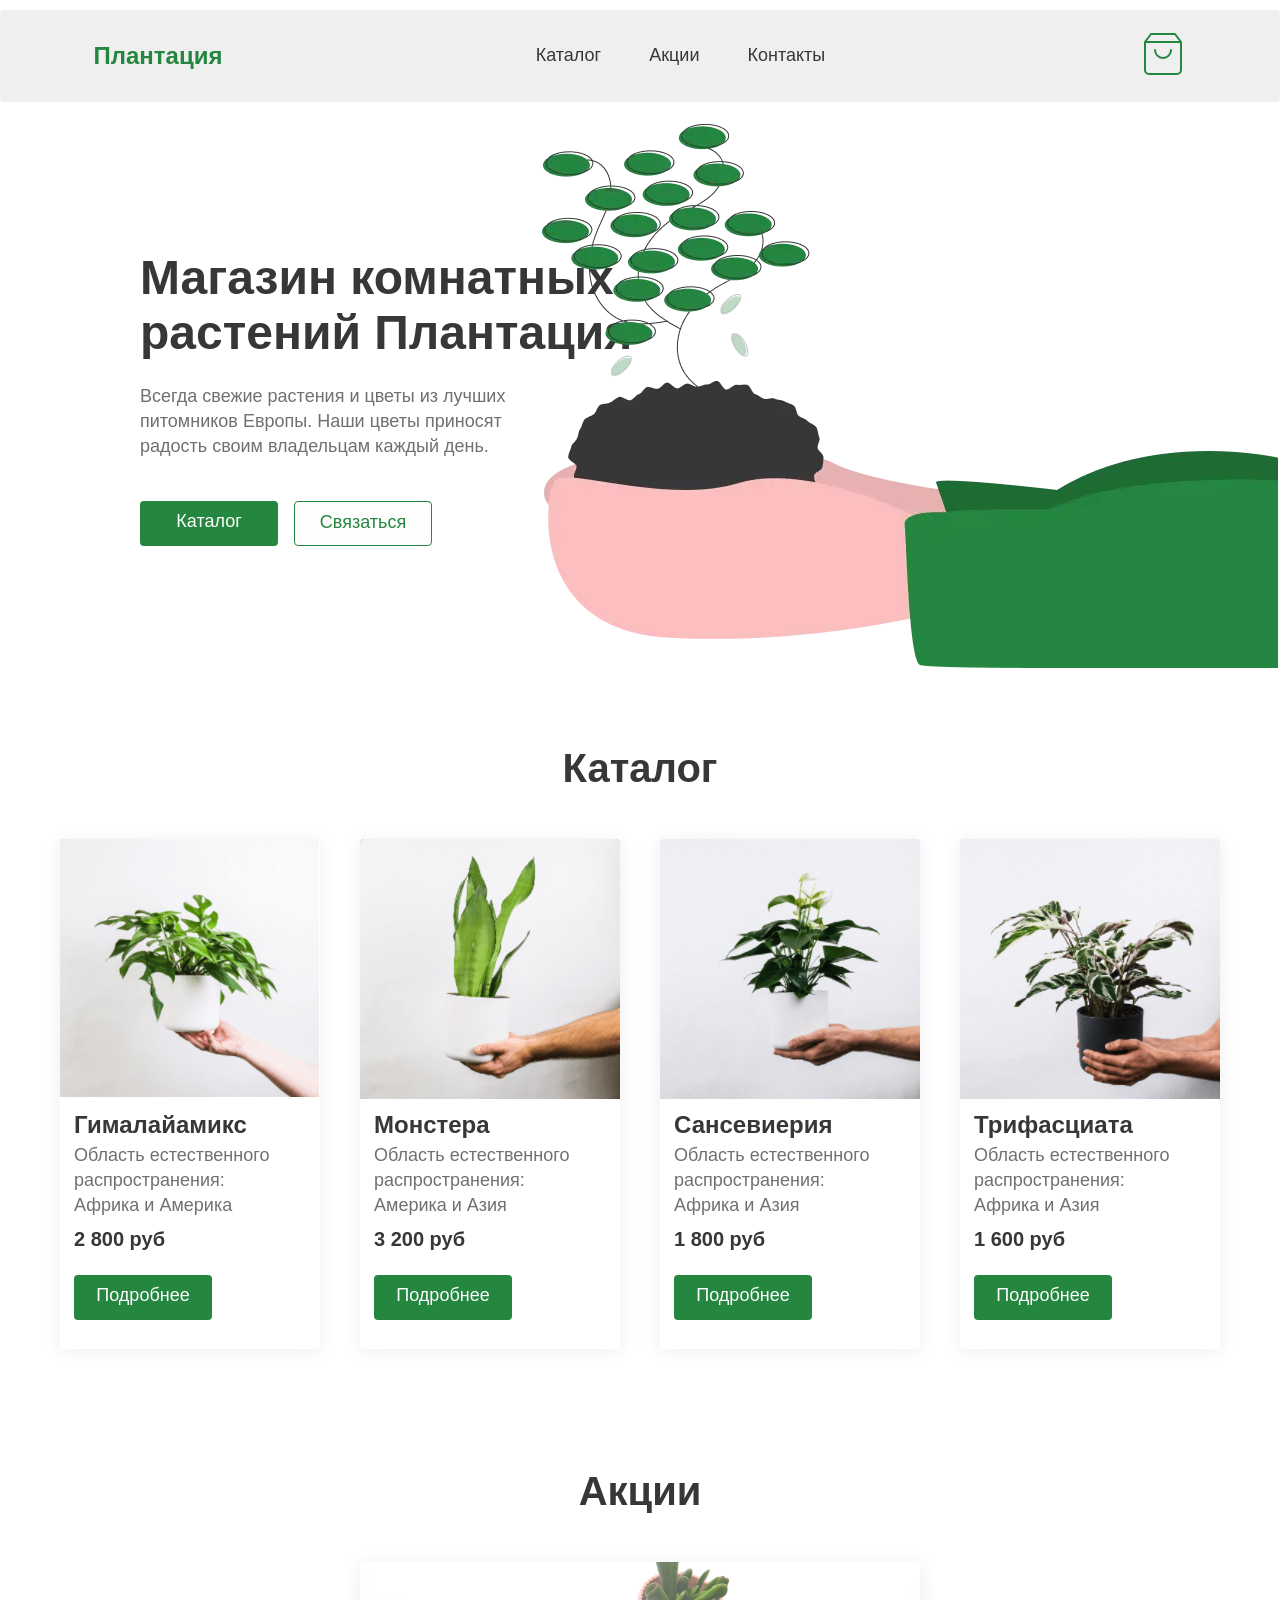
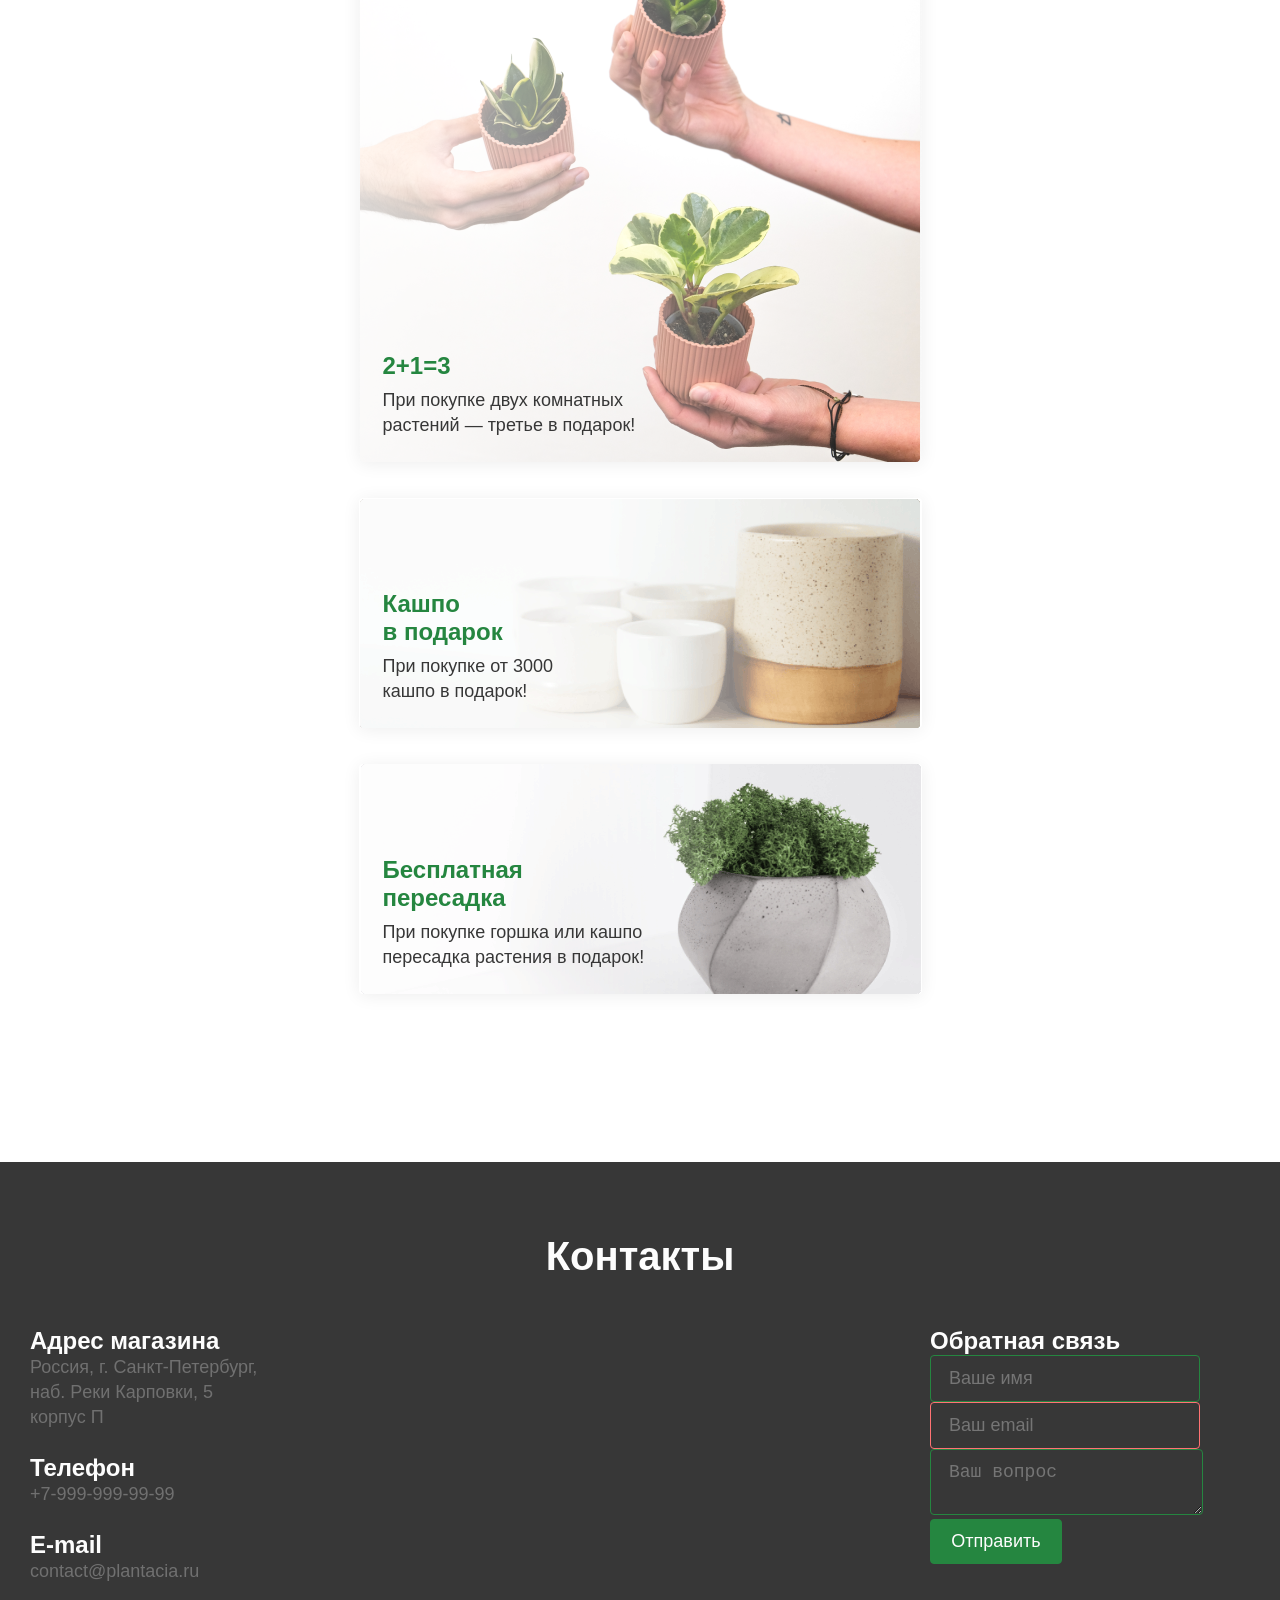
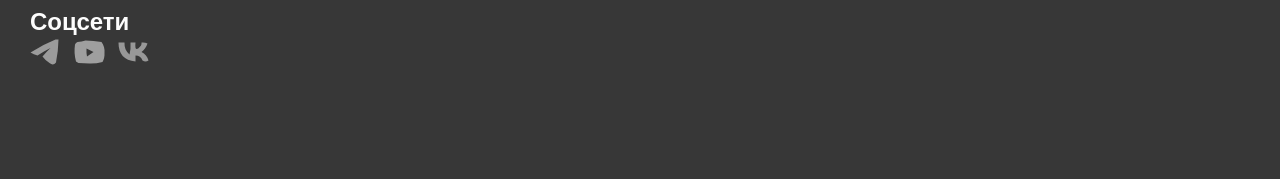
<file: index.html>
<!-- Plantation HTMLacademy -->
<!-- https://pixso.net/app/editor/gW1IfegRasN6_acm0dApsg  -->
<!-- Это папка с заготовкой многостраничного сайта - моё расширение изначальной вёрстки лендинга. -->

<!DOCTYPE html>
<html lang="ru">

<head>
    <meta charset="UTF-8">
    <meta name="viewport" content="width=device-width, initial-scale=1.0">
    <title>Плантация HTMLacademy</title>
    <link rel="stylesheet" href="style.css">
</head>

<body>

    <!-- Header -->
    <header>
        <div class="container">
            <div class="header">

                <div class="header__logo">
                    <h4>Плантация</h4>
                </div>
    
                <nav class="header__nav">
                    <a class="header__link" href="catalog">Каталог</a>
                    <a class="header__link" href="actions">Акции</a>
                    <a class="header__link" href="#contacts">Контакты</a>
                </nav>
                
                <div class="header__bag">
                    <a class="header__bag-link" href="#"><img src="images/bag.svg" alt="Корзина"></a>
                </div>
            
            </div>

        </div>
        
    </header>

    <main class="container">

        <!-- Cover  -->
        <section class="cover">
            <div class="cover__content">
                <h1 class="cover__head">Магазин комнатных <span class="break__text">растений Плантация</span></h1>
                <p class="cover__text">Всегда свежие растения и цветы из лучших питомников Европы. Наши цветы приносят
                    радость своим владельцам каждый день.</p>
                <div class="cover__buttons">
                    <a class="cover__primary" href="catalog">Каталог</a>
                    <a class="cover__secondary" href="#contacts">Связаться</a>
                </div>
            </div>

            <div class="cover__photo">
                <picture>
                    <source media="(max-width: 380px)" srcset="images/illustration-380.jpg">
                    <source media="(max-width: 540px)" srcset="images/illustration-380.jpg">
                    <source media="(max-width: 768px)" srcset="images/illustration-380.jpg">
                    <source media="(max-width: 912px)" srcset="images/illustration-912.jpg">
                    <source media="(max-width: 1024px)" srcset="images/illustration-1024.jpg">
                    <img src="images/illustration.webp" alt="Plantation Cover">
                </picture>
            </div>
        </section>

        <!-- Catalog -->
        <section class="catalog">
            <h2 class="catalog__head">Каталог</h2>

            <div class="catalog__cards">
                <div class="catalog__card">
                    <img class="catalog__image" src="images/card 1.png" alt="Гималайамикс">
                    <div class="catalog__content">
                        <h4 class="catalog__caption">Гималайамикс</h4>
                        <p class="catalog__text">Область естественного распространения:<span class="break__text"></span> Африка и Америка</p>
                        <h5 class="catalog__price">2 800 руб</h5>
                        <a class="catalog__link" href="catalog/gimalayamix.html">Подробнее</a>
                    </div>
                </div>

                <div class="catalog__card">
                    <img class="catalog__image" src="images/card 2.png" alt="Монстера">
                    <div class="catalog__content">
                        <h4 class="catalog__caption">Монстера</h4>
                        <p class="catalog__text">Область естественного распространения:<span class="break__text"></span> Америка и Азия</p>
                        <h5 class="catalog__price">3 200 руб</h5>
                        <a class="catalog__link" href="catalog/monstera.html">Подробнее</a>
                    </div>
                </div>

                <div class="catalog__card">
                    <img class="catalog__image" src="images/card 3.png" alt="Сансевиерия">
                    <div class="catalog__content">
                        <h4 class="catalog__caption">Сансевиерия</h4>
                        <p class="catalog__text">Область естественного распространения:<span class="break__text"></span> Африка и Азия</p>
                        <h5 class="catalog__price">1 800 руб</h5>
                        <a class="catalog__link" href="catalog/sansevieria.html">Подробнее</a>
                    </div>
                </div>

                <div class="catalog__card">
                    <img class="catalog__image" src="images/card 4.png" alt="Трифасциата">
                    <div class="catalog__content">
                        <h4 class="catalog__caption">Трифасциата</h4>
                        <p class="catalog__text">Область естественного распространения:<span class="break__text"></span> Африка и Азия</p>
                        <h5 class="catalog__price">1 600 руб</h5>
                        <a class="catalog__link" href="catalog/trifasciata.html">Подробнее</a>
                    </div>
                </div>
            </div>
        </section>

        <!-- Actions -->
        <section class="actions">
            <h2 class="actions__head">Акции</h2>

            <div class="actions__cards">
                <div class="action__card" id="action1">
                    <a href="actions/gift.html">
                        <div class="action__content">
                            <h4 class="action__caption">2+1=3</h4>
                            <p class="action__text">При покупке двух комнатных <span class="break__text">растений — третье в подарок!</span></p>
                        </div>
                    </a>
                </div>

                <div class="action__card" id="action2">
                    <a href="actions/cachepot.html">
                        <div class="action__content">
                            <h4 class="action__caption">Кашпо <span class="break__text">в подарок</span></h4>
                            <p class="action__text">При покупке от 3000 <span class="break__text"></span>кашпо в подарок!</p>
                        </div>
                    </a>
                </div>

                <div class="action__card" id="action3">
                    <a href="actions/transplant.html">
                        <div class="action__content">
                            <h4 class="action__caption">Бесплатная <span class="break__text">пересадка</span></h4>
                            <p class="action__text">При покупке горшка или кашпо <span class="break__text">пересадка растения в подарок!</span></p>
                        </div>
                    </a>
                </div>
            </div>
        </section>

    </main>

    <footer>
        <!-- Contacts & Feedback -->
        <div class="container footer">
            <h2 class="footer__head"><a id="contacts"></a>Контакты</h2>

            <div class="footer__columns">
                <div class="footer__contacts">
                    <div class="footer__address">
                        <h4>Адрес магазина</h4>
                        <p>Россия, г. Санкт-Петербург,<br> наб. Pеки Карповки, 5 корпус П</p>
                    </div>
                    <div class="footer__phone">
                        <h4>Телефон</h4>
                        <p>+7-999-999-99-99</p>
                    </div>
                    <div class="footer__email">
                        <h4>E-mail</h4>
                        <p>contact@plantacia.ru</p>
                    </div>
                    <div class="footer__social">
                        <h4>Соцсети</h4>
                        <div class="footer__social_icons">
                            <a href="#"><img src="images/telegram.svg" alt="telegram" target="_blank"></a>
                            <a href="https://youtube.com"><img src="images/youtube.svg" alt="youtube"
                                    target="_blank"></a>
                            <a href="https://vk.com/mikastan"><img src="images/vk.svg" alt="vk" target="_blank"></a>
                        </div>
                    </div>
                </div>

                <div class="footer__map">
                    <iframe
                        src="https://www.google.com/maps/embed?pb=!1m16!1m12!1m3!1d3993.621817401018!2d30.317862969157705!3d59.96846004930196!2m3!1f0!2f0!3f0!3m2!1i1024!2i768!4f13.1!2m1!1z0KDQvtGB0YHQuNGPLCDQsy4g0KHQsNC90LrRgi3Qn9C10YLQtdGA0LHRg9GA0LMsINC90LDQsS4gUNC10LrQuCDQmtCw0YDQv9C-0LLQutC4LCA1INC60L7RgNC_0YPRgSDQnw!5e0!3m2!1sru!2sru!4v1737200882726!5m2!1sru!2sru"
                        width="460" height="352" style="border:0;" allowfullscreen="" loading="lazy"
                        referrerpolicy="no-referrer-when-downgrade">
                    </iframe>
                    <img src="images/map.png" alt="Карта" id="map">
                    <!-- В случае если Google карта не загрузится, показать взамен картинку - но пока я это не доработал! -->
                </div>

                <div class="footer__feedback">
                    <h4 class="footer__feedback-head">Обратная связь</h4>
                    <form class="footer__feedback-form" action="/feedback" method="get">
                        <input placeholder="Ваше имя" name="name">
                        <input type="email" placeholder="Ваш email" name="email" required>
                        <textarea name="question" placeholder="Ваш вопрос"></textarea>
                        <input type="submit" value="Отправить">
                    </form>
                </div>
            </div>
        </div>
    </footer>

    <!-- Мобильное меню, на экранах 540 и меньше -->
    <div class="container">
        <div class="footer__mobile">
            <div class="footer__mobile_item">
                <p><a class="footer__link-mobile" href="catalog/"><img src="/images/catalog-mobile.svg" alt="Каталог"><br>Каталог</a></p>
            </div>
            <div class="footer__mobile_item">
                <p><a class="footer__link-mobile" href="actions/"><img src="/images/actions-mobile.svg" alt=""><br>Акции</a></p>
            </div>
            <div class="footer__mobile_item">
                <p><a class="footer__link-mobile" href="#contacts"><img src="/images/contacts-mobile.svg" alt=""><br>Контакты</a></p>
            </div>
        </div>

    </div>

    <!-- Кнопка Вверх, внизу страницы  -->
    <a href="#top">
        <div class="scroll-to-top">
            <img src="images/eco-energy.svg" alt="К началу страницы" title="К началу страницы">
        </div>
    </a>
    <script src="/button-to-top.js"></script>

</body>

</html>
</file>
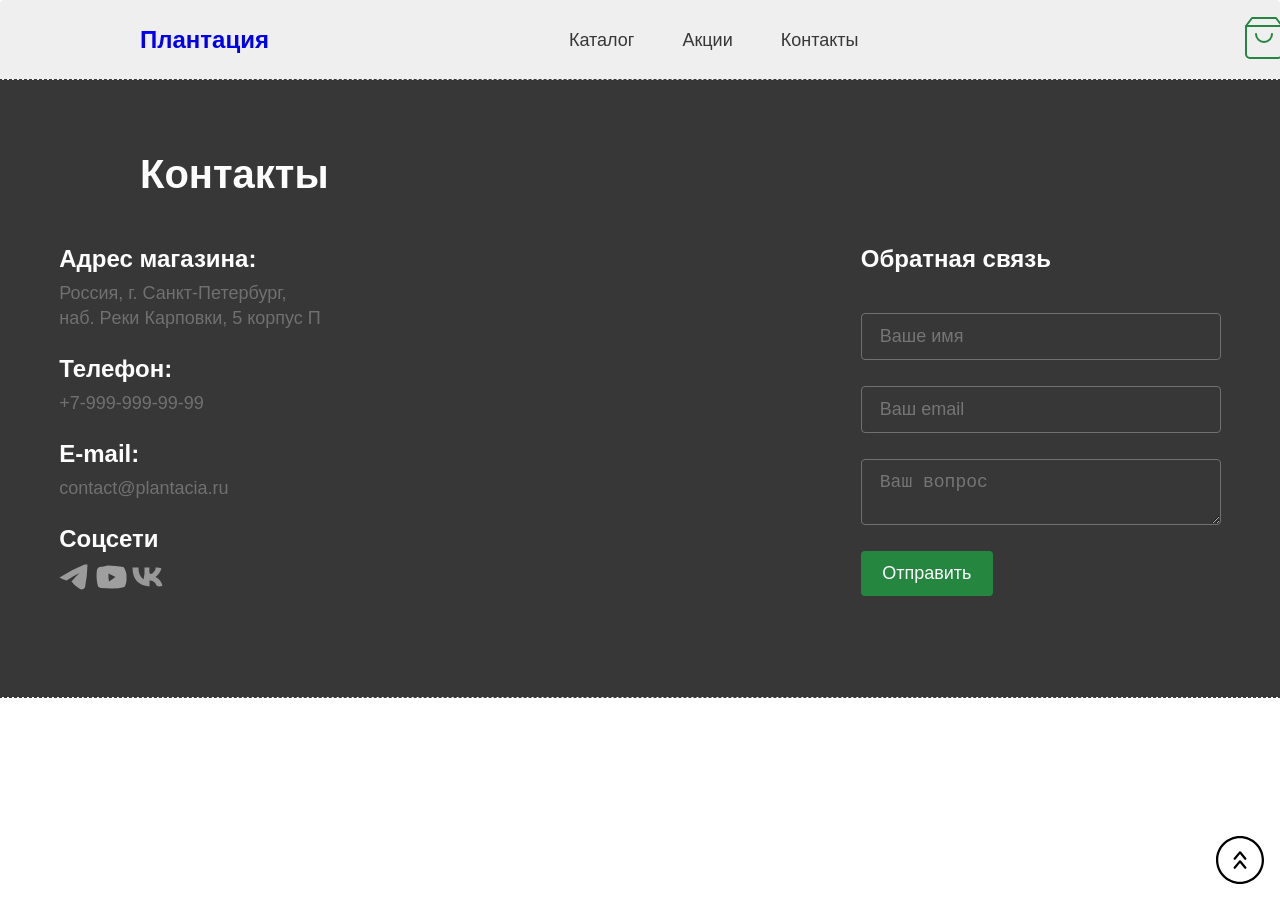
<file: actions/gift.html>
<!DOCTYPE html>
<html lang="ru">
<head>
    <meta charset="UTF-8">
    <meta name="viewport" content="width=device-width, initial-scale=1.0">
    <title>Акция 2 + 1 = 3 HTMLacademy</title>
    <link rel="stylesheet" href="/catalog/catalog-style.css">
</head>

<body>

    <header>
        <div class="container header">
            <div class="header__logo">
                <h4><a href="/">Плантация</a></h4>
            </div>
            <ul class="header__nav">
                <li><a class="header__link" href="/catalog">Каталог</a></li>
                <li><a class="header__link" href="/actions">Акции</a></li>
                <li><a class="header__link" href="#contacts">Контакты</a></li>
            </ul>
            <div class="header__bag">
                <a href="#"><img src="/images/bag.svg" alt=""></a>
                </div>
        </div>
    </header>

<main class="container">

</main>

<footer>
<!-- Contacts & Feedback -->
 <div class="container footer">
        <h2><a id="contacts"></a>Контакты</h2>

    <div class="footer__columns">
        <div class="footer__contacts">
            <div class="footer__address">
                <h4>Адрес магазина:</h4>
                <p>Россия, г. Санкт-Петербург,<br> наб. Pеки Карповки, 5 корпус П</p>
            </div>
            <div class="footer__phone">
                <h4>Телефон:</h4>
                <p>+7-999-999-99-99</p>
            </div>
            <div class="footer__email">
                <h4>E-mail:</h4>
                <p>contact@plantacia.ru</p>
            </div>
            <div class="footer__icons">
                <h4>Соцсети</h4>
                <a href="#"><img src="/images/telegram.svg" alt="telegram" target="_blank"></a>
                <a href="https://youtube.com"><img src="/images/youtube.svg" alt="youtube" target="_blank"></a>
                <a href="https://vk.com/mikastan"><img src="/images/vk.svg" alt="vk" target="_blank"></a>
            </div>
        </div>
    
        <div class="footer__map">
        <iframe src="https://www.google.com/maps/embed?pb=!1m16!1m12!1m3!1d3993.621817401018!2d30.317862969157705!3d59.96846004930196!2m3!1f0!2f0!3f0!3m2!1i1024!2i768!4f13.1!2m1!1z0KDQvtGB0YHQuNGPLCDQsy4g0KHQsNC90LrRgi3Qn9C10YLQtdGA0LHRg9GA0LMsINC90LDQsS4gUNC10LrQuCDQmtCw0YDQv9C-0LLQutC4LCA1INC60L7RgNC_0YPRgSDQnw!5e0!3m2!1sru!2sru!4v1737200882726!5m2!1sru!2sru" width="460" height="352" style="border:0;" allowfullscreen="" loading="lazy" referrerpolicy="no-referrer-when-downgrade"></iframe>
        <!-- <img src="images/map.png" alt="Карта"> -->
        </div>
    
        <div class="footer__feedback">
            <h4>Обратная связь</h4>
            <form action="/feedback" method="get">
                <input placeholder="Ваше имя" name="name">
                <input type="email" placeholder="Ваш email" name="email" required>
                <textarea name="question" placeholder="Ваш вопрос"></textarea>
                <input type="submit" value="Отправить">
            </form>
        </div>
    </div>
</div>
</footer>

<!-- Кнопка Вверх, внизу страницы  -->
<a href="#top">
    <div class="scroll-to-top">
        <svg xmlns="http://www.w3.org/2000/svg" xml:space="preserve" viewBox="0 0 64 80">
        <path d="M32 64C14.355 64 0 49.645 0 32S14.355 0 32 0s32 14.355 32 32-14.355 32-32 32zm0-61C16.009 3 3 16.009 3 32c0 15.99 13.009 29 29 29 15.99 0 29-13.01 29-29C61 16.009 47.99 3 32 3z"/><path d="m23.728 29.31 7.065-8.474c.07-.094.148-.184.242-.263.244-.203.532-.314.826-.341.046-.004.093 0 .139 0s.093-.004.139 0a1.465 1.465 0 0 1 1.066.6l7.067 8.478c.53.637.444 1.582-.191 2.113a1.502 1.502 0 0 1-2.112-.191L32 24.072l-5.968 7.157a1.498 1.498 0 1 1-2.304-1.919zM23.728 41.31l7.065-8.474c.07-.094.148-.184.242-.263.244-.203.532-.314.826-.341.046-.004.093 0 .139 0s.093-.004.139 0a1.465 1.465 0 0 1 1.066.6l7.067 8.478c.53.637.444 1.582-.191 2.113a1.502 1.502 0 0 1-2.112-.191L32 36.072l-5.968 7.157a1.498 1.498 0 1 1-2.304-1.919z"/>
        </svg>
</div>
</a>
<script src="/button-to-top.js"></script>

</body>
</html>
</file>
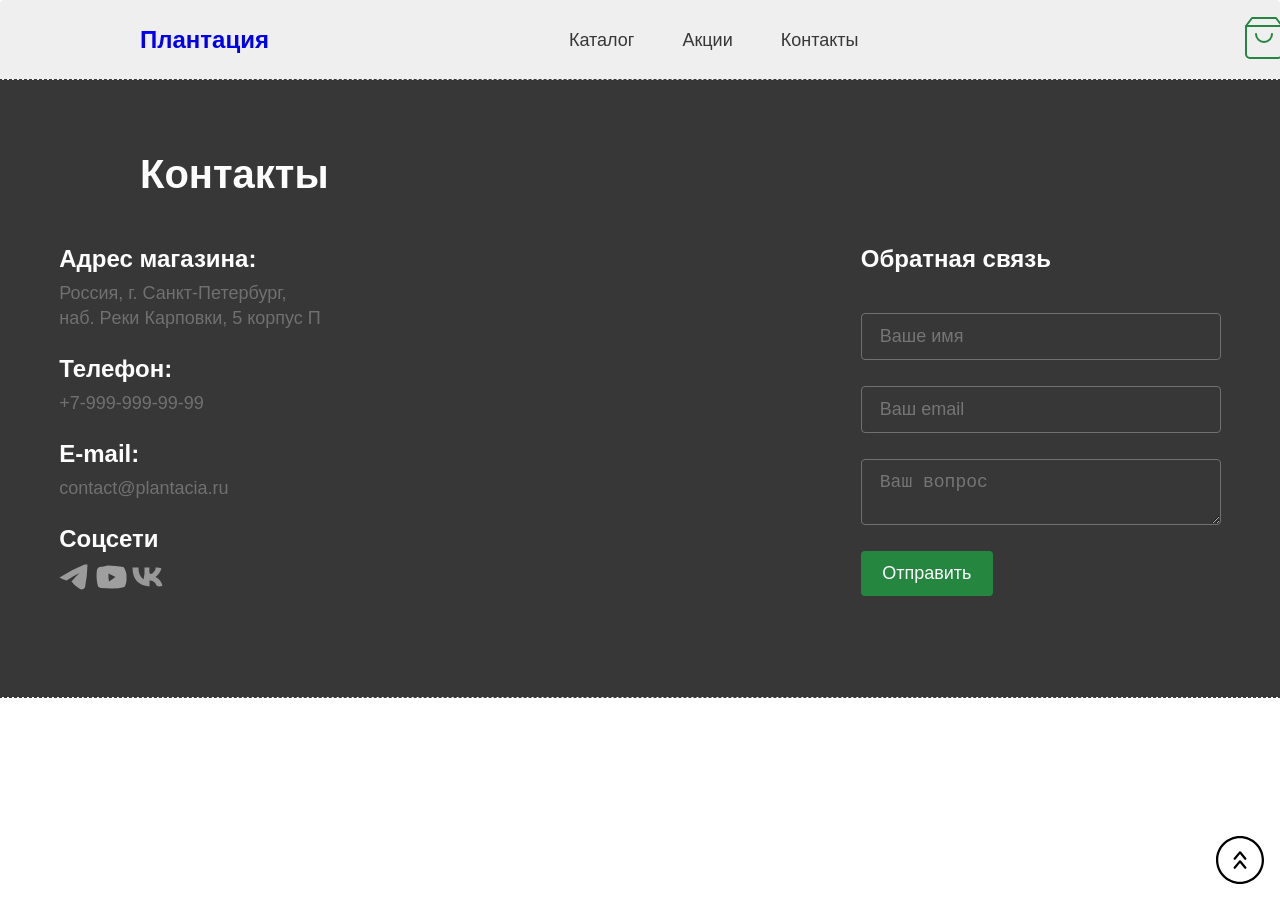
<file: catalog/gimalayamix.html>
<!DOCTYPE html>
<html lang="ru">
<head>
    <meta charset="UTF-8">
    <meta name="viewport" content="width=device-width, initial-scale=1.0">
    <title>Гималайамикс HTMLacademy</title>
    <link rel="stylesheet" href="/catalog/catalog-style.css">
</head>

<body>

    <header>
        <div class="container header">
            <div class="header__logo">
                <h4><a href="/">Плантация</a></h4>
            </div>
            <ul class="header__nav">
                <li><a class="header__link" href="/catalog">Каталог</a></li>
                <li><a class="header__link" href="/actions">Акции</a></li>
                <li><a class="header__link" href="#contacts">Контакты</a></li>
            </ul>
            <div class="header__bag">
                <a href="#"><img src="/images/bag.svg" alt=""></a>
                </div>
        </div>
    </header>

<main class="container">

</main>

<footer>
<!-- Contacts & Feedback -->
 <div class="container footer">
        <h2><a id="contacts"></a>Контакты</h2>

    <div class="footer__columns">
        <div class="footer__contacts">
            <div class="footer__address">
                <h4>Адрес магазина:</h4>
                <p>Россия, г. Санкт-Петербург,<br> наб. Pеки Карповки, 5 корпус П</p>
            </div>
            <div class="footer__phone">
                <h4>Телефон:</h4>
                <p>+7-999-999-99-99</p>
            </div>
            <div class="footer__email">
                <h4>E-mail:</h4>
                <p>contact@plantacia.ru</p>
            </div>
            <div class="footer__icons">
                <h4>Соцсети</h4>
                <a href="#"><img src="/images/telegram.svg" alt="telegram" target="_blank"></a>
                <a href="https://youtube.com"><img src="/images/youtube.svg" alt="youtube" target="_blank"></a>
                <a href="https://vk.com/mikastan"><img src="/images/vk.svg" alt="vk" target="_blank"></a>
            </div>
        </div>
    
        <div class="footer__map">
        <iframe src="https://www.google.com/maps/embed?pb=!1m16!1m12!1m3!1d3993.621817401018!2d30.317862969157705!3d59.96846004930196!2m3!1f0!2f0!3f0!3m2!1i1024!2i768!4f13.1!2m1!1z0KDQvtGB0YHQuNGPLCDQsy4g0KHQsNC90LrRgi3Qn9C10YLQtdGA0LHRg9GA0LMsINC90LDQsS4gUNC10LrQuCDQmtCw0YDQv9C-0LLQutC4LCA1INC60L7RgNC_0YPRgSDQnw!5e0!3m2!1sru!2sru!4v1737200882726!5m2!1sru!2sru" width="460" height="352" style="border:0;" allowfullscreen="" loading="lazy" referrerpolicy="no-referrer-when-downgrade"></iframe>
        <!-- <img src="images/map.png" alt="Карта"> -->
        </div>
    
        <div class="footer__feedback">
            <h4>Обратная связь</h4>
            <form action="/feedback" method="get">
                <input placeholder="Ваше имя" name="name">
                <input type="email" placeholder="Ваш email" name="email" required>
                <textarea name="question" placeholder="Ваш вопрос"></textarea>
                <input type="submit" value="Отправить">
            </form>
        </div>
    </div>
</div>
</footer>

<!-- Кнопка Вверх, внизу страницы  -->
<a href="#top">
    <div class="scroll-to-top">
        <svg xmlns="http://www.w3.org/2000/svg" xml:space="preserve" viewBox="0 0 64 80">
        <path d="M32 64C14.355 64 0 49.645 0 32S14.355 0 32 0s32 14.355 32 32-14.355 32-32 32zm0-61C16.009 3 3 16.009 3 32c0 15.99 13.009 29 29 29 15.99 0 29-13.01 29-29C61 16.009 47.99 3 32 3z"/><path d="m23.728 29.31 7.065-8.474c.07-.094.148-.184.242-.263.244-.203.532-.314.826-.341.046-.004.093 0 .139 0s.093-.004.139 0a1.465 1.465 0 0 1 1.066.6l7.067 8.478c.53.637.444 1.582-.191 2.113a1.502 1.502 0 0 1-2.112-.191L32 24.072l-5.968 7.157a1.498 1.498 0 1 1-2.304-1.919zM23.728 41.31l7.065-8.474c.07-.094.148-.184.242-.263.244-.203.532-.314.826-.341.046-.004.093 0 .139 0s.093-.004.139 0a1.465 1.465 0 0 1 1.066.6l7.067 8.478c.53.637.444 1.582-.191 2.113a1.502 1.502 0 0 1-2.112-.191L32 36.072l-5.968 7.157a1.498 1.498 0 1 1-2.304-1.919z"/>
        </svg>
</div>
</a>
<script src="/button-to-top.js"></script>

</body>
</html>
</file>
<file: style.css>
/* Theme Name: Stretch Test
Theme URI: https://vk.com/mikastan
Author: MikaStan
Author URI: https://vk.com/mikastan 
Description: Mу theme.
Requires at least: 6.7
Tested up to: 6.8
Requires PHP: 7.2
Version: 0.1 */

/* Plantation HTMLacademy */
/* https://pixso.net/app/editor/gW1IfegRasN6_acm0dApsg */

/* General */
:root {
    box-sizing: border-box;

    --gray-10:  #fdfdfd;
    --gray-15:  #efefef;
    --gray-20:  #a8a8a8;
    --gray-30:  #707070;
    --gray-40:  #373737;
    --green-10: #519E66;
    --green-20: #258640;
    --green-30: #1e6b33;
    --red-10:   #FF7373;
  }
  
    *, *::before, *::after {
      box-sizing: inherit;
  }

  body {
    margin: 0;
    font-family: 'Ubuntu', sans-serif;
  }
  
  a {
    text-decoration: none;
    display: block;
  }

  /* Container */
.container {
  max-width: 1440px;
  width: 100%; 
  margin-inline: auto; 
}

/* Text */
h1 {
  font-size: 48px;
}
h2 {
  font-size: 40px;
}
h3 {
  font-size: 32px;
  /* H3 use for mobile only! */
}
h4 {
  font-size: 24px;
}
h5 {
  font-size: 20px;
}
h1, h2, h4, h5 {
  font-weight: 700;
  color: var(--gray-40);
}
p {
  font-size: 18px;
  line-height: 25px;
  color: var(--gray-30);
}
.action__caption {
  color: var(--green-20);
}
.action__text {
  color: var(--gray-40);
}
.break__text {
  display: block;  /* перенос текста на новую строку, с помощью span с данным классом */
}

/* Margin of desktop sections */
.header {
  margin-top: 10px;
}
.footer {
  margin-bottom: 10px;
}

/* Header */
.header,
.footer__mobile {
  display: flex;
  justify-content: space-between;
  align-items: center;
  padding: 0 7.3%;  /* 140px; */
  border-radius: 4px;
  background: var(--gray-15);
    /* Для шапки предлагался фон Gray-10, у фона main такой же цвет 
  - они сливаются, даже тень шапки не помогала. Пришлось подобрать для шапки другой цвет. */
}

.footer__mobile {
  display: none;  /* скрываем нижнее фиксированное меню на десктопе */
}

.header__logo h4 {
  color: var(--green-20);
}

.header__nav {
  display: flex;
  gap: 48px;
}

.header__link,
.footer__link-mobile {
  color: var(--gray-40);
}

.header__link {
  font-size: 18px;
}

.footer__link-mobile {
  font-size: 14px;
}

/* Cover */
.cover {
  display: flex;
  gap: 68px;
  margin: 108px 0 200px 140px;
  position: relative;
}

.cover__photo {
  position: absolute;
  margin-top: -86px;
  left: 564px;
}

.cover__head {
  max-width: 500px;
  margin-bottom: 24px;
}

.cover__text {
  max-width: 428px;
  margin-bottom: 42px;
  padding: 0;
}

.cover__buttons {
  display: flex;
  gap: 16px;
}

.cover__primary, .catalog__link {
  border: none;
  background: var(--green-20);
  color: var(--gray-10);
  }

.catalog__link a {
    /* color: var(--gray-10); */
      /* поправка для ссылок выведенных PHP кодом в <div> и с Field Type = hyperlink в Custom Field Suite */
      /* данный div сейчас закомментирован в index.php */
}

.cover__secondary {
  width: 126px;
  border: 1px solid var(--green-20);
  background: var(--gray-10);
  color: var(--green-20);
  }

.cover__primary, .cover__secondary, .catalog__link {
  width: 138px;
  height: 45px;
  padding: 10px 20px;
  border-radius: 4px;
  font-size: 18px;
  text-align: center;
}

/* Catalog */
.catalog, 
.actions {
  margin: 0 auto 120px;
}

.catalog__card, .action__card {
  border-radius: 4px;
  box-shadow: 0px 2px 18px 0px rgba(0, 0, 0, 0.07);
}

.catalog__head {
  margin: 0;
  margin-left: 140px;
}

.catalog__cards {
  display: flex;
  flex-wrap: wrap; 
  gap: 40px;
  justify-content: center;
  margin: 48px 0 0;
}

.catalog__card {
  max-width: 260px;
  min-height: 510px;
  border-radius: 4px;
}

.catalog__content {
  padding-left: 14px;
}

.catalog__caption {
  color: var(--gray-40);
  text-align: left;
  margin: 8px 0 4px;
}

.catalog__text {
  margin-bottom: 10px;
}

.catalog__price {
  margin: 0;
  margin-bottom: 24px;
}

.catalog__link {
  display: block;
  padding-bottom: 28px;
}

/* Actions */
.actions {
  width: 80%;
}

.actions__head {
  padding: 0;
}

.actions__cards {
  display: grid;
  grid-template-areas: 
  "gift cachepot"
  "gift transplant";
  grid-template-columns: repeat(2, 560px);
  gap: 32px;
  margin-top: 48px;
  padding-bottom: 48px;
  }

.action__card {
  background: linear-gradient(270.00deg, rgba(255, 255, 255, 0.85) 43.75%,rgba(255, 255, 255, 0) 100%);
}

#action1 {
  grid-area: gift;
  height: 500px;
  background: url(images/action1.png);
  padding: 390px 276px 24px 24px;
}

#action2 {
  grid-area: cachepot;
  height: 230px;
  background: url(images/action2.png);
  padding: 92px 346px 24px 24px;
  }
#action3 {
  grid-area: transplant;
  height: 230px;
  background: url(images/action3.png);
  padding: 92px 264px 24px 24px;
  }

.action__caption, .action__text {
  margin: 0 0 8px 0;
  padding: 0;
}

/* Footer  */
.footer {
  background: var(--gray-40);
  padding: 72px 0 100px;
}

.footer__head {
  text-align: left;
  padding: 0;
  margin: 0 0 48px 140px;
}

.footer__columns {
  display: flex;
  justify-content: center;
  flex-wrap: wrap; 
  gap: 86px;
}

.footer__head a, .footer__icons a {
  padding: 0;
}

.footer__social_icons {
  display: flex;
  gap: 12px;
}

.footer__contacts {
  display: flex;
  flex-direction: column;
  max-width: 268px;
  gap: 24px;
  padding: 0 20px;
}

.footer h2, h4 {
  color: var(--gray-10);
}

.footer__link {
  color: var(--gray-30);
}

.footer h4, p {
  margin: 0;
  padding: 0;
}

.footer__map {
  max-width: 460px;
  height: 352px;
  padding: 0 20px;
}

.footer__map iframe {
  border-radius: 4px;
}

.footer__map img {
  display: none;
}

.footer__feedback {
  max-width: 360px;
  padding: 0 20px;
}

.footer__feedback-head {
  color: var(--gray-10);
}

.wpcf7-form {
  display: flex;
  flex-direction: column;
  margin-top: 30px;
}

.wpcf7-form-control {
  max-width: 360px;
  width: 100%;
  margin-bottom: 28px;
}

.wpcf7-textarea {
  max-height: 70px;  /* с учетом padding'ов и border */
}

.wpcf7-response-output {
  color: var(--gray-10);
}

input, 
textarea {
  font-size: 18px;
  color: var(--gray-20);
  padding: 12px 18px;
  background: var(--gray-40);
  border: 1px solid var(--gray-30);
  border-radius: 4px; 
}

input[type="submit"] {
  width: 132px;
  height: 45px;
  border: none;
  background: var(--green-20);
  color: var(--gray-10);
  padding: 10px 20px;
  cursor: pointer;
}

/* Buttons and links states */
.cover__primary:hover, 
.cover__secondary:hover,
.catalog__link:hover,
input[type="submit"]:hover {
background: var(--green-10);
}

.header__link:hover,
.header__bag-link:hover,
.footer__link-mobile:hover {
  color: var(--green-10);
}

.cover__secondary:hover {
  color: var(--gray-10);
}

.cover__primary:active, 
.cover__secondary:active,
.catalog__link:active,
input[type="submit"]:active {
background: var(--green-30);
}

.header__link:active,
.header__bag-link:active,
.footer__link-mobile:active {
  color: var(--green-30);
}

/* Form's fields states  */
input:hover, 
textarea:hover,
input:active, 
textarea:active {
  border: 1px solid var(--gray-10);
}

input:valid, 
textarea:valid {
  border: 1px solid var(--green-20);
  color: var(--gray-10);
}

input:invalid, 
textarea:invalid {
  border: 1px solid var(--red-10);
  color: var(--gray-10);
}

.footer__feedback:invalid {
  height: 100%;
}

/* Кнопка Вверх, внизу страницы */
.scroll-to-top {
  position: fixed;
  right: 40px;
  bottom: 20px;
  cursor: pointer;
  z-index: 99;
  transition: all 0.3s ease-in-out;
  }

.scroll-to-top img {
  width: 80px;
  height: 80px;
  }

.scroll-to-top:hover {
  transform: scale(1.1);
}

/* MEDIA */

@media (max-width: 1280px) {
  .cover__photo {
    left: 402px;
  }
  .actions__head,
  .catalog__head,
  .footer__head {
    margin-left: 0; /* левый десктопный margin = 140px, здесь обнуляется */
    text-align: center; /* теперь заголовки выравниваем по центру контейнера */
  }
  .actions__cards {
    grid-template-areas: 
    "gift"
    "cachepot"
    "transplant";
    grid-template-columns: repeat(auto-fill, minmax(256px, 563px));
    justify-content: center;
    row-gap: 36px;
    column-gap: 0;
    margin-top: 48px;
    }
    .action__card .break__text {
      display: block;
    }
    #action1,
    #action2,
    #action3 {
      padding: 92px 254px 24px 24px; /* padding-right здесь уменьшен */
      background-repeat: no-repeat;
    }
    #action1 {
      padding-top: 390px; /* но у 1ой карточки верхний отступ оставляем прежним, десктопным */
    }
  }

@media (max-width: 1024px) {
  .cover__photo {
    left: 484px;
    }
  } 

@media (max-width: 912px) {
  .footer__map iframe {
    width: 100%;  /* вписывает iframe карты в размер родительского div и т.о. всегда вмещает весь футер в экран */
    }  
  } 

@media (max-width: 768px) {
  .cover {
    margin-left: 0;
  }
  .cover__content {
    margin-inline: auto;
  }
  .cover__head {
    padding-top: 24px;/* добавил пространство между заголовком и картинкой выше */
  }
  .cover__buttons,
  .footer__social_icons {
    justify-content: center;
  }
  .cover__photo {
    left: 45.8vw;    /* 352px; от 768px */
    margin-top: 0;
  }
  .action__text,
  .catalog__text {
    text-align: left;
  }
  .footer h4, p {
    text-align: center;
  }
  .scroll-to-top img {
    width: 40px;
    height: 40px;
  }
  .scroll-to-top {
    right: 5px;
  }
  }

@media (max-width: 540px) {
.header__nav {
  display: none;
}
.header,
.footer__mobile {
  position: fixed;
  width: 100vw;
}
.header {
  top: 0;
}
.footer__mobile {
  bottom: 0;
  display: flex;
  background: #fff;
  margin-bottom: 10px;
}
.cover__head {
  text-align: center;
}
.cover__photo {
  left: 44.4vw;  /* 240px; от 540px */
}
.action__card .break__text {
  display: inline;
  /* вновь вернул span в строчный, чтобы затем делать переносы в тексте, с помощью увеличения padding-right в карточках */
}
#action1 {
  background: url(images/action1-540.png);
  padding: 220px 160px 24px 24px;
}
#action2 {
  background: url(images/action2-540.png);
  padding: 24px 172px 24px 24px;
}
#action3 {
  background: url(images/action3-540.png);
  padding: 24px 172px 24px 24px;
}
#action1,
#action2,
#action3 {
  background-repeat: no-repeat;
  overflow-x: hidden;
}
input[type="submit"] {
  margin-inline: auto;
}
.scroll-to-top {
  right: 0;
  bottom: 80px; /* кнопку поднимаем выше, чтобы она не закрывала собой мобильное меню */
}
}

@media (max-width: 380px) {
  .cover__head {
    font-size: 40px;
  }
  .cover__text {
    text-align: center;
    margin-bottom: 42px;
    padding: 0;
  }
  .cover__head,
  .cover__text {
    padding-inline: 14px;
  }
  .cover__buttons {
    flex-direction: column;
    align-items: center;
  }
  .cover__photo {
    left: 39.5%;     /* 150px; */
  }
  .catalog__cards, 
  .actions__cards, 
  .footer__columns {
    display: flex;
    flex-direction: column;
    gap: 24px;
  }
  .catalog__cards {
    align-content: center;
  }
  .catalog__head, 
  .actions__head, 
  .footer__head {
    font-size: 32px;
    margin-bottom: 32px;
  }
  #action1 {
    background: url(images/action1-360.png);
    background-repeat: no-repeat;
    background-size: cover;
    background-position: center center;
    max-height: 230px;   /* карточка становится уже по вертикали и теперь равна десктопной высоте двух других */
    padding: 234px 20px 24px 24px;
  }
  #action2 {
    background: url(images/action2-360.png);
    background-repeat: no-repeat;
    background-size: cover;
    background-position: center center;
    padding: 24px 158px 24px 24px;
  }
  #action3 {
    background: url(images/action3-360.png);
    background-repeat: no-repeat;
    background-size: cover;
    background-position: center center;
    padding: 24px 106px 24px 24px;
  }
  .footer__contacts {
    margin-inline: auto;
  }
  }

/* Стили для карточки товара */
.product__card {
  display: flex;
  max-width: 1440px;
  /* min-height: 510px; Чтобы фото товара не вытягивалось по высоте */
  border-radius: 4px;
  margin: 20px auto;
}
.product__image {
  width: 600px;
  height: 651px;
}
.product__link {
  width: 138px;
  height: 45px;
  border: none;
  background: var(--green-20);
  color: var(--gray-10);
  padding: 10px 20px;
  border-radius: 4px;
  font-size: 18px;
  text-align: center;
  display: block;
  padding-bottom: 28px;
}
</file>
<file: catalog/catalog-style.css>
/* General */
:root {
    box-sizing: border-box;

    --gray-10: #fdfdfd;
    --gray-15: #efefef;
    --gray-20: #a8a8a8;
    --gray-30: #707070;
    --gray-40: #373737;
    --green-20: #258640;
    --green-30: #1e6b33;
  }
  
    *, *::before, *::after {
      box-sizing: inherit;
    }

  body {
      margin: 0;
      font-family: 'Ubuntu', sans-serif;
    }
  
  a {
    text-decoration: none;
  }

  main {
    background: var(--gray-10);
  }

/* Container */
.container {
    max-width: 1440px;
    width: 100%;
    margin: 0 auto; 
}

/* Text */
h1 {
  font-size: 48px;
}

h2 {
font-size: 40px;
}

h4 {
  font-size: 24px;
  }

h5 {
    font-size: 20px;
    }

h1, h2, h4, h5 {
  font-weight: 700;
  color: var(--gray-40);
}

.action__caption {
  color: var(--green-20);
}

p {
  font-size: 18px;
  line-height: 25px;
  color: var(--gray-30);
  }

  .action p {
    color: var(--gray-40);
  }

/* Header */
.header {
  height: 80px;
  background: var(--gray-15);
  box-shadow: 0px 8px 18px 0px rgba(0, 0, 0, 0.07);
  border-radius: 4px;
  display: flex;
  align-items: center;
  /* Для шапки предлагался цвет Gray-10, у фона main такой же цвет 
  - они сливаются, даже тень шапки не помогала. Пришлось подобрать для шапки другой цвет. */
}

.header__logo {
  text-align: center;
  /* margin: 26px 0 26px; */
  margin-left: 140px;
  margin-right: 300px;
}

.header__logo h4 {
  color: var(--green-20);
}

.header__nav {
  display: flex;
  list-style: none; /* удаляем дефолтные маркеры списка */
  padding: 0; /*обнуляем дефолтные значения списка */
  margin: 0;  /*обнуляем дефолтные значения списка */
  gap: 48px;
  margin-right: 382px;
}

.header__link {
  color: var(--gray-40);
  font-size: 18px;
}

.header__bag {
  margin-right: 140px;
}

/* Footer  */
.footer {
    /* height: 616px; */
    background: var(--gray-40);
    padding-top: 72px;
    padding-bottom: 100px;
  }
  
  .footer h2 {
    text-align: left;
    padding: 0;
    margin: 0 0 48px 140px;
   }
  
  .footer h2 a, .footer__icons a {
    padding: 0;
  }
  
  .footer__columns {
    display: flex;
    justify-content: center;
    gap: 40px;
    margin: 0 auto;
    /* margin: 0 140px 96px 140px; */
  }
  
  .footer__contacts {
    display: flex;
    flex-direction: column;
    max-width: 267px;
    gap: 24px;
  /* margin: 48px 1033px 0 140px; */
  }
  
  .footer h2, h4 {
    color: var(--gray-10);
  }
  
  .footer h4, p {
    margin: 0;
    padding: 0;
  }
  
  .footer h4 {
    padding-bottom: 8px;
  }
  
  .footer__map {
    width: 460px;
    height: 352px;
  }
  
  .footer__map iframe {
    border-radius: 4px;
  }
  
  .footer__feedback {
    width: 360px;
    height: 352px;
    /* outline: 1px dashed #fff; */
    }
  
  .footer__feedback h4 {
    color: var(--gray-10);
    margin-bottom: 32px;
  }
  
  form {
  display: flex;
  flex-direction: column;
  max-width: 360px;
  gap: 26px;
  }
  
  input, textarea {
    padding: 12px 18px;
    background: var(--gray-40);
    color: var(--gray-20);
    font-size: 18px;
    border: 1px solid var(--gray-30);
    border-radius: 4px; 
  }
  
  textarea {
    max-height: 70px;
  }
  
  input[type="submit"] {
    width: 132px;
    height: 45px;
    border-radius: 4px;
    border: none;
    background: var(--green-20);
    color: var(--gray-10);
    font-size: 18px;
    padding: 10px 20px;
    cursor: pointer;
  }
  
  /* Кнопка Вверх, внизу страницы */
  .scroll-to-top {
    position: fixed;
    right: 10px;
    bottom: 0;
    cursor: pointer;
    z-index: 99;
    transition: all 0.3s ease-in-out;
  }
  
  .scroll-to-top:hover {
    transform: scale(1.1);
  }
  @media (max-width: 767px) {
    .scroll-to-top {
      right: 5px;
    }
  }
  .scroll-to-top svg {
    width: 60px;
    height: 60px;
    fill: var(--blue-20);
  }
  @media (max-width: 767px) {
    .scroll-to-top svg {
      width: 40px;
      height: 40px;
    }
  }
  
    /* Outline для технических целей */
    .cover, .catalog, .actions, .footer {
      outline: 1px dashed var(--gray-40);
    }
</file>
